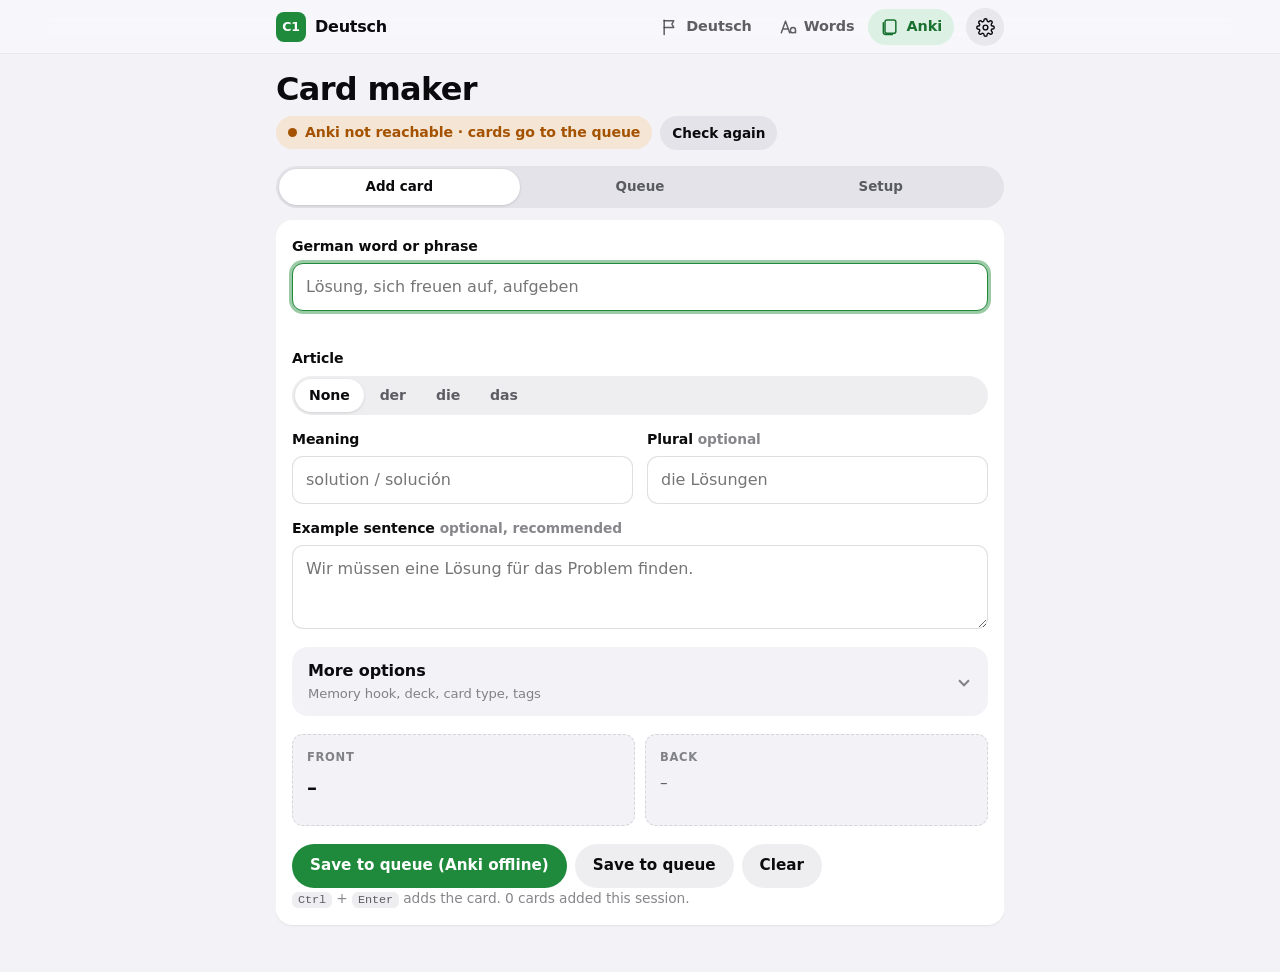
<file: anki.html>
<!DOCTYPE html>
<html lang="en">
<head>
    <meta charset="UTF-8">
    <meta name="viewport" content="width=device-width, initial-scale=1.0">
    <title>Anki Card Maker · Speedrun OS</title>
    <link rel="stylesheet" href="assets/style.css?v=20261108212831">
    <script src="assets/app.js?v=20261108212831"></script>
    <style>
        .status { display: inline-flex; align-items: center; gap: 8px; font-weight: 600; font-size: 0.88rem; padding: 6px 12px; border-radius: 999px; background: var(--surface-2); color: var(--text-2); }
        .status::before { content: ""; width: 9px; height: 9px; border-radius: 50%; background: var(--text-3); }
        .status[data-state="ok"] { background: var(--accent-soft); color: var(--accent-strong); }
        .status[data-state="ok"]::before { background: var(--accent); }
        .status[data-state="off"] { background: var(--warn-soft); color: var(--warn); }
        .status[data-state="off"]::before { background: var(--warn); }

        .article-pick .segmented label { min-width: 52px; text-align: center; }
        .guess { font-size: 0.84rem; color: var(--text-2); min-height: 1.3em; }
        .guess button { font: inherit; color: var(--accent-strong); background: none; border: none; padding: 0; cursor: pointer; text-decoration: underline; text-underline-offset: 3px; }

        .preview { display: grid; gap: 10px; grid-template-columns: 1fr; }
        @media (min-width: 640px) { .preview { grid-template-columns: 1fr 1fr; } }
        .flash { border: 1px dashed var(--border); border-radius: var(--radius-sm); padding: 14px; min-height: 92px; background: var(--bg); }
        .flash__side { font-size: 0.72rem; text-transform: uppercase; letter-spacing: 0.06em; color: var(--text-3); font-weight: 700; margin-bottom: 6px; }
        .flash__front { font-size: 1.25rem; font-weight: 700; }
        .flash__body { font-size: 0.95rem; color: var(--text-2); }
        .flash__body i { color: var(--text); }

        .queue-item { display: flex; gap: 10px; align-items: center; padding: 10px 0; border-bottom: 1px solid var(--border); }
        .queue-item:last-child { border-bottom: none; }
        .queue-item__main { flex: 1; min-width: 0; }
        .queue-item__front { font-weight: 650; }
        .queue-item__back { font-size: 0.86rem; color: var(--text-2); overflow: hidden; text-overflow: ellipsis; white-space: nowrap; }

        pre.code { font-family: var(--mono); font-size: 0.82rem; background: var(--surface-2); border-radius: var(--radius-sm); padding: 12px; overflow-x: auto; margin: 0; }
    </style>
</head>
<body>

<main class="page page--narrow" id="main">
    <div class="page-head">
        <h1>Card maker</h1>
        <div class="row" style="margin-top:8px">
            <span class="status" id="status" data-state="checking" role="status">Checking Anki…</span>
            <button class="btn btn--sm" type="button" id="recheck">Check again</button>
        </div>
    </div>

    <div class="tabset" id="anki-tabs">
        <div class="seg" aria-label="Card maker">
            <button class="seg__btn" data-for="k-add">Add card</button>
            <button class="seg__btn" data-for="k-queue">Queue <span id="queue-badge"></span></button>
            <button class="seg__btn" data-for="k-setup">Setup</button>
        </div>
        <div class="panels" style="margin-top:12px">
            <section class="tabpanel" id="k-add">
                <form class="card stack-lg" id="card-form" novalidate>
                    <div class="form-grid form-grid--2">
                        <div class="field span-2">
                            <label for="f-word">German word or phrase</label>
                            <input class="input" id="f-word" lang="de" autocomplete="off" autocapitalize="off" spellcheck="false" required placeholder="Lösung, sich freuen auf, aufgeben">
                            <div class="guess" id="guess" aria-live="polite"></div>
                        </div>
                        <div class="field article-pick span-2">
                            <span class="label" id="article-label">Article</span>
                            <div class="segmented" role="radiogroup" aria-labelledby="article-label">
                                <input type="radio" name="article" id="a-none" value="" checked><label for="a-none">None</label>
                                <input type="radio" name="article" id="a-der" value="der"><label for="a-der">der</label>
                                <input type="radio" name="article" id="a-die" value="die"><label for="a-die">die</label>
                                <input type="radio" name="article" id="a-das" value="das"><label for="a-das">das</label>
                            </div>
                        </div>
                        <div class="field">
                            <label for="f-meaning">Meaning</label>
                            <input class="input" id="f-meaning" autocomplete="off" required placeholder="solution / solución">
                        </div>
                        <div class="field">
                            <label for="f-plural">Plural <span class="subtle">optional</span></label>
                            <input class="input" id="f-plural" lang="de" autocomplete="off" placeholder="die Lösungen">
                        </div>
                        <div class="field span-2">
                            <label for="f-example">Example sentence <span class="subtle">optional, recommended</span></label>
                            <textarea class="textarea" id="f-example" lang="de" rows="2" placeholder="Wir müssen eine Lösung für das Problem finden."></textarea>
                        </div>
                    </div>

                    <details class="section" id="k-more" style="background:var(--surface-2);box-shadow:none">
                        <summary><span class="section__title">More options <small>Memory hook, deck, card type, tags</small></span></summary>
                        <div class="section__body">
                            <div class="form-grid form-grid--2">
                                <div class="field span-2">
                                    <label for="f-note">Memory hook or rule</label>
                                    <input class="input" id="f-note" autocomplete="off" placeholder="-ung is always die · lösen = to solve">
                                </div>
                                <div class="field">
                                    <label for="f-deck">Deck</label>
                                    <input class="input" id="f-deck" list="deck-list" autocomplete="off">
                                    <datalist id="deck-list"></datalist>
                                </div>
                                <div class="field">
                                    <label for="f-model">Card type</label>
                                    <select class="select" id="f-model">
                                        <option>Basic (and reversed card)</option>
                                        <option>Basic</option>
                                    </select>
                                </div>
                                <div class="field span-2">
                                    <label for="f-tags">Tags <span class="subtle">separated by spaces</span></label>
                                    <input class="input" id="f-tags" autocomplete="off">
                                </div>
                            </div>
                        </div>
                    </details>

                    <div class="preview">
                        <div class="flash"><div class="flash__side">Front</div><div class="flash__front" id="pv-front" lang="de">–</div></div>
                        <div class="flash"><div class="flash__side">Back</div><div class="flash__body" id="pv-back">–</div></div>
                    </div>

                    <div class="row">
                        <button class="btn btn--primary" type="submit" id="btn-add">Add to Anki</button>
                        <button class="btn" type="button" id="btn-queue">Save to queue</button>
                        <button class="btn" type="reset">Clear</button>
                    </div>
                    <p class="subtle" id="form-error" role="alert" style="margin:0"></p>
                    <p class="subtle" style="margin:0"><span class="kbd">Ctrl</span> + <span class="kbd">Enter</span> adds the card. <span id="added-count">0 cards</span> added this session.</p>
                    <div id="added-list" class="subtle" hidden></div>
                </form>
            </section>

            <section class="tabpanel" id="k-queue" hidden>
                <div class="card">
                    <h3 id="queue-count">0 cards waiting</h3>
                    <p class="subtle" id="queue-empty">Cards saved while Anki is closed, or on your phone, wait here. Sync them at your computer or export a CSV.</p>
                    <div id="queue-list"></div>
                    <div class="row" style="margin-top:10px">
                        <button class="btn btn--primary btn--sm" type="button" id="btn-sync">Sync all to Anki</button>
                        <button class="btn btn--sm" type="button" id="btn-csv">Export CSV</button>
                        <button class="btn btn--danger btn--sm" type="button" id="btn-clear">Empty queue</button>
                    </div>
                </div>
            </section>

            <section class="tabpanel" id="k-setup" hidden>
                <div class="card">
                    <h3>Connect to Anki desktop, once</h3>
                    <ol>
                        <li>In Anki desktop open <b>Tools, Add-ons, Get Add-ons</b>, paste <span class="kbd">2055492159</span> (AnkiConnect) and restart Anki.</li>
                        <li>Open <b>Tools, Add-ons, AnkiConnect, Config</b> and add this site to <code>webCorsOriginList</code>:</li>
                    </ol>
                    <pre class="code">"webCorsOriginList": [
    "http://localhost",
    "https://reboufv.github.io"
]</pre>
                    <ol start="3">
                        <li>Restart Anki and keep it open. If the browser asks to access devices on your local network, allow it.</li>
                        <li>The status at the top turns green.</li>
                    </ol>
                    <p class="subtle" style="margin:0">Works in Chrome, Edge and Firefox on the computer that runs Anki; Safari blocks it. On your phone, save to the queue and export a CSV, then import it in Anki with "Allow HTML" on.</p>
                </div>
            </section>
        </div>
    </div>
</main>

<script>
(function () {
    var ANKI_URL = "http://127.0.0.1:8765";
    var store = window.SpeedrunStore;
    var $ = function (id) { return document.getElementById(id); };

    var form = $("card-form");
    var f = {
        word: $("f-word"), plural: $("f-plural"), meaning: $("f-meaning"), example: $("f-example"),
        note: $("f-note"), deck: $("f-deck"), model: $("f-model"), tags: $("f-tags")
    };
    f.deck.value = store("anki:deck") || "German B2 Speedrun";
    f.tags.value = store("anki:tags") || "speedrun";
    if (store("anki:model")) f.model.value = store("anki:model");

    var connected = false;

    // ---------- AnkiConnect ----------
    function anki(action, params) {
        var ctrl = new AbortController();
        var timer = setTimeout(function () { ctrl.abort(); }, 4000);
        return fetch(ANKI_URL, {
            method: "POST",
            body: JSON.stringify({ action: action, version: 6, params: params || {} }),
            signal: ctrl.signal
        }).then(function (r) { return r.json(); }).then(function (res) {
            clearTimeout(timer);
            if (res.error) throw new Error(res.error);
            return res.result;
        }, function (e) { clearTimeout(timer); throw e; });
    }

    function setStatus(state, text) {
        var s = $("status");
        s.dataset.state = state;
        s.textContent = text;
        connected = state === "ok";
        $("btn-add").textContent = connected ? "Add to Anki" : "Save to queue (Anki offline)";
        $("btn-sync").disabled = !connected || queue.length === 0;
    }

    function checkConnection() {
        setStatus("checking", "Checking Anki…");
        anki("version").then(function () {
            setStatus("ok", "Connected to Anki");
            anki("deckNames").then(function (decks) {
                $("deck-list").innerHTML = decks.map(function (d) { return "<option value=\"" + esc(d) + "\">"; }).join("");
            }).catch(function () {});
            anki("modelNames").then(function (models) {
                var cur = f.model.value;
                f.model.innerHTML = models.map(function (m) { return "<option>" + esc(m) + "</option>"; }).join("");
                var pref = models.indexOf(cur) !== -1 ? cur : (models.indexOf("Basic (and reversed card)") !== -1 ? "Basic (and reversed card)" : models[0]);
                f.model.value = pref;
            }).catch(function () {});
        }).catch(function () {
            setStatus("off", "Anki not reachable · cards go to the queue");
        });
    }
    $("recheck").addEventListener("click", checkConnection);

    // ---------- Gender guess from suffix ----------
    var RULES = [
        [/(ung|heit|keit|schaft|ion|tät|ik|ie|enz|anz|ur)$/i, "die"],
        [/(chen|lein|ment|um|nis)$/i, "das"],
        [/(ling|ismus|or|ich|ig)$/i, "der"]
    ];
    function guessArticle(word) {
        var w = word.trim();
        if (!w || /\s/.test(w) || w[0] !== w[0].toUpperCase() || w[0] === w[0].toLowerCase()) return null;
        for (var i = 0; i < RULES.length; i++) {
            var m = w.match(RULES[i][0]);
            if (m) return { article: RULES[i][1], suffix: "-" + m[1] };
        }
        return null;
    }
    function updateGuess() {
        var g = guessArticle(f.word.value);
        var box = $("guess");
        box.innerHTML = "";
        if (!g) return;
        var chosen = document.querySelector("input[name=article]:checked").value;
        box.append("Suffix " + g.suffix + " → usually ");
        if (chosen === g.article) {
            var b = document.createElement("b"); b.textContent = g.article; box.append(b, " ✓");
        } else {
            var btn = document.createElement("button");
            btn.type = "button"; btn.textContent = g.article;
            btn.addEventListener("click", function () { $("a-" + g.article).checked = true; updateGuess(); render(); });
            box.append(btn);
        }
    }

    // ---------- Card building ----------
    function esc(s) {
        return String(s).replace(/[&<>"']/g, function (c) { return { "&": "&amp;", "<": "&lt;", ">": "&gt;", '"': "&quot;", "'": "&#39;" }[c]; });
    }
    function article() { return document.querySelector("input[name=article]:checked").value; }

    function buildCard() {
        var word = f.word.value.trim();
        var art = article();
        var front = (art ? art + " " : "") + word;
        var plural = f.plural.value.trim();
        if (plural) front += " · " + plural;
        var back = esc(f.meaning.value.trim());
        if (f.example.value.trim()) back += "<br><br><i>" + esc(f.example.value.trim()) + "</i>";
        if (f.note.value.trim()) back += "<br><br><small>" + esc(f.note.value.trim()) + "</small>";
        return {
            front: esc(front), back: back,
            deck: f.deck.value.trim() || "Default",
            model: f.model.value,
            tags: f.tags.value.trim().split(/\s+/).filter(Boolean),
            created: Date.now()
        };
    }

    function render() {
        var c = buildCard();
        $("pv-front").innerHTML = f.word.value.trim() ? c.front : "–";
        $("pv-back").innerHTML = f.meaning.value.trim() ? c.back : "–";
    }

    function validate() {
        var msg = "";
        if (!f.word.value.trim()) msg = "Add the German word.";
        else if (!f.meaning.value.trim()) msg = "Add the meaning.";
        $("form-error").textContent = msg;
        if (msg) (f.word.value.trim() ? f.meaning : f.word).focus();
        return !msg;
    }

    function noteFor(c) {
        return {
            deckName: c.deck, modelName: c.model,
            fields: { Front: c.front, Back: c.back },
            tags: c.tags,
            options: { allowDuplicate: false, duplicateScope: "deck" }
        };
    }

    function addToAnki(c) {
        return anki("createDeck", { deck: c.deck }).then(function () {
            return anki("addNote", { note: noteFor(c) });
        });
    }

    // ---------- Queue ----------
    var queue = [];
    try { queue = JSON.parse(store("anki:queue") || "[]"); } catch (e) { queue = []; }
    var added = [];

    function saveQueue() { store("anki:queue", JSON.stringify(queue)); renderQueue(); }

    function renderQueue() {
        $("queue-count").textContent = queue.length + (queue.length === 1 ? " card waiting" : " cards waiting");
        $("queue-badge").textContent = queue.length ? "· " + queue.length : "";
        $("queue-empty").hidden = queue.length > 0;
        var list = $("queue-list");
        list.innerHTML = "";
        queue.forEach(function (c, i) {
            var row = document.createElement("div");
            row.className = "queue-item";
            row.innerHTML = '<div class="queue-item__main"><div class="queue-item__front" lang="de">' + c.front + '</div><div class="queue-item__back">' + c.back.replace(/<[^>]+>/g, " ") + "</div></div>";
            var del = document.createElement("button");
            del.type = "button"; del.className = "btn btn--sm btn--danger"; del.textContent = "Remove";
            del.setAttribute("aria-label", "Remove " + c.front.replace(/<[^>]+>/g, "") + " from queue");
            del.addEventListener("click", function () { queue.splice(i, 1); saveQueue(); });
            row.appendChild(del);
            list.appendChild(row);
        });
        $("btn-sync").disabled = !connected || queue.length === 0;
        $("btn-csv").disabled = queue.length === 0;
        $("btn-clear").disabled = queue.length === 0;
    }

    function renderAdded() {
        $("added-count").textContent = added.length + (added.length === 1 ? " card" : " cards");
        $("added-list").hidden = !added.length;
        $("added-list").innerHTML = added.length ? added.map(function (c) { return '<span lang="de">' + c.front + "</span>"; }).join(", ") : "";
    }

    function enqueue(c, reason) {
        queue.push(c); saveQueue();
        toast(reason || "Saved to queue");
    }

    function afterSave() {
        store("anki:deck", f.deck.value.trim());
        store("anki:tags", f.tags.value.trim());
        store("anki:model", f.model.value);
        var deck = f.deck.value, tags = f.tags.value, model = f.model.value;
        form.reset();
        f.deck.value = deck; f.tags.value = tags; f.model.value = model;
        $("guess").innerHTML = "";
        render();
        f.word.focus();
    }

    function submit(toQueueOnly) {
        if (!validate()) return;
        var c = buildCard();
        if (toQueueOnly || !connected) { enqueue(c); afterSave(); return; }
        $("btn-add").disabled = true;
        addToAnki(c).then(function () {
            added.unshift(c); renderAdded();
            toast("Added to " + c.deck);
            afterSave();
        }).catch(function (e) {
            if (/duplicate/i.test(e.message)) {
                $("form-error").textContent = "That card already exists in this deck. Nothing was added.";
            } else {
                enqueue(c, "Anki didn't answer, saved to queue");
                afterSave();
                checkConnection();
            }
        }).then(function () { $("btn-add").disabled = false; });
    }

    form.addEventListener("submit", function (e) { e.preventDefault(); submit(false); });
    $("btn-queue").addEventListener("click", function () { submit(true); });
    form.addEventListener("reset", function () { setTimeout(function () { $("guess").innerHTML = ""; $("form-error").textContent = ""; render(); }, 0); });
    form.addEventListener("keydown", function (e) {
        if ((e.ctrlKey || e.metaKey) && e.key === "Enter") { e.preventDefault(); submit(false); }
    });
    form.addEventListener("input", function (e) {
        if (e.target === f.word) updateGuess();
        render();
    });
    form.addEventListener("change", function () { updateGuess(); render(); });

    $("btn-sync").addEventListener("click", function () {
        var btn = this; btn.disabled = true;
        var ok = 0, dup = 0, failed = [];
        var chain = Promise.resolve();
        queue.slice().forEach(function (c) {
            chain = chain.then(function () {
                return addToAnki(c).then(function () { ok++; added.unshift(c); }, function (e) {
                    if (/duplicate/i.test(e.message)) dup++; else failed.push(c);
                });
            });
        });
        chain.then(function () {
            queue = failed; saveQueue(); renderAdded();
            toast(ok + " added" + (dup ? ", " + dup + " duplicates skipped" : "") + (failed.length ? ", " + failed.length + " failed" : ""));
        });
    });

    $("btn-csv").addEventListener("click", function () {
        var q = function (s) { return '"' + String(s).replace(/"/g, '""') + '"'; };
        var lines = ["#separator:comma", "#html:true", "#columns:Front,Back,Tags"].concat(queue.map(function (c) {
            return [q(c.front), q(c.back), q(c.tags.join(" "))].join(",");
        }));
        var blob = new Blob([lines.join("\n")], { type: "text/csv;charset=utf-8" });
        var a = document.createElement("a");
        a.href = URL.createObjectURL(blob);
        a.download = "anki-queue-" + new Date().toISOString().slice(0, 10) + ".csv";
        document.body.appendChild(a); a.click(); a.remove();
        setTimeout(function () { URL.revokeObjectURL(a.href); }, 1000);
    });

    $("btn-clear").addEventListener("click", function () {
        if (confirm("Delete all " + queue.length + " queued cards? This can't be undone.")) { queue = []; saveQueue(); }
    });

    renderQueue();
    renderAdded();
    render();
    checkConnection();
    f.word.focus();
})();
</script>

</body>
</html>
</file>
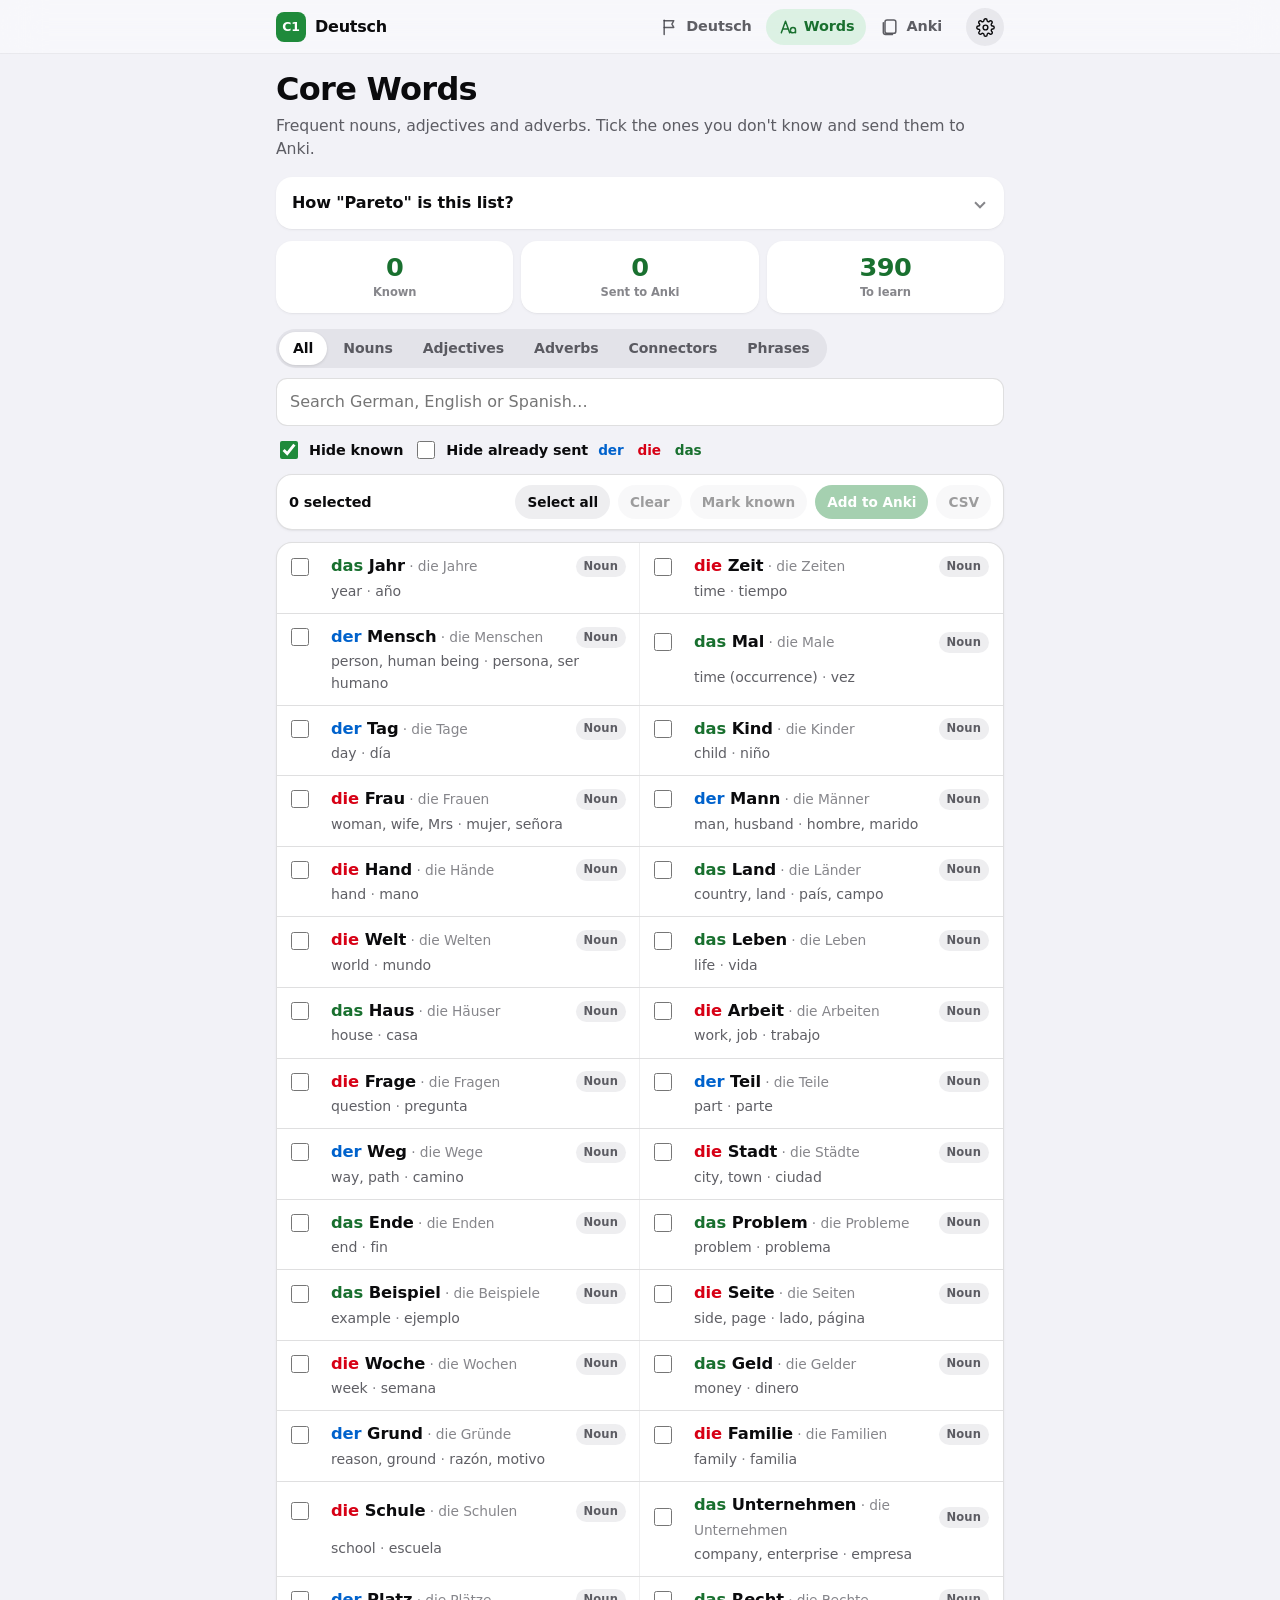
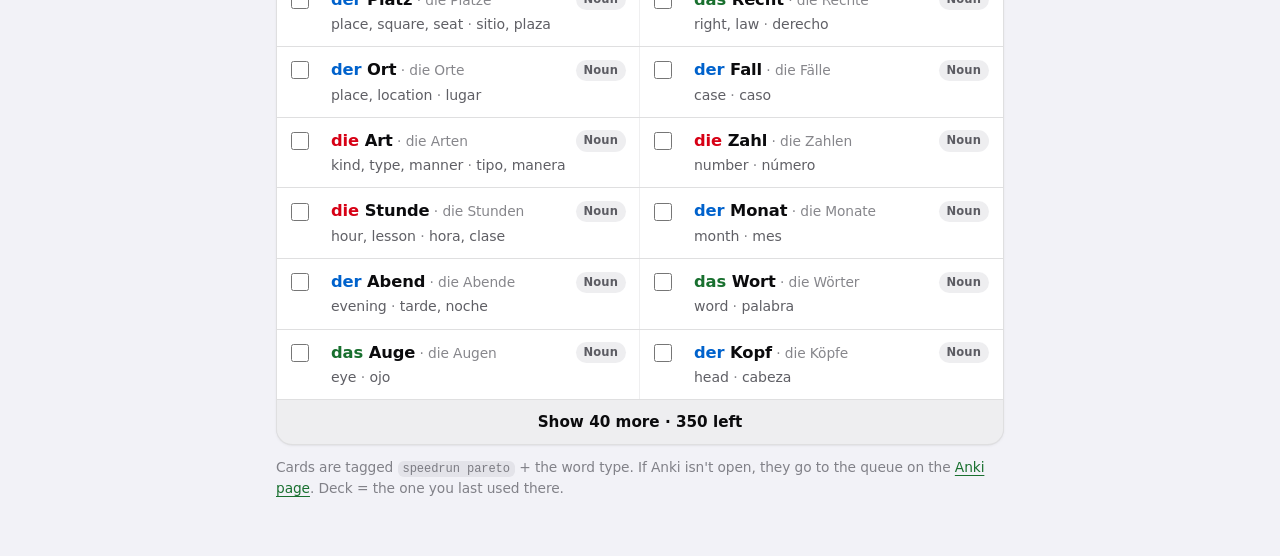
<file: words.html>
<!DOCTYPE html>
<html lang="en">
<head>
    <meta charset="UTF-8">
    <meta name="viewport" content="width=device-width, initial-scale=1.0">
    <title>Core Words · Speedrun OS</title>
    <link rel="stylesheet" href="assets/style.css?v=20261108212831">
    <script src="assets/app.js?v=20261108212831"></script>
    <script src="assets/words.js?v=20261108212831"></script>
    <style>
        .toolbar { display: flex; flex-wrap: wrap; gap: 10px; align-items: center; margin-bottom: 12px; }
        .toolbar .input { flex: 1 1 220px; }
        .check { display: inline-flex; align-items: center; gap: 8px; font-size: 0.9rem; font-weight: 550; cursor: pointer; }
        .check input { width: 18px; height: 18px; accent-color: var(--accent); }

        .bulkbar {
            position: sticky; top: 61px; z-index: 10;
            display: flex; flex-wrap: wrap; gap: 8px; align-items: center;
            background: var(--surface); border: 1px solid var(--border); border-radius: var(--radius);
            padding: 10px 12px; margin-bottom: 12px; box-shadow: var(--shadow);
        }
        .bulkbar__count { font-weight: 650; font-size: 0.9rem; margin-right: auto; }

        .wordlist { background: var(--surface); border: 1px solid var(--border); border-radius: var(--radius); overflow: hidden; box-shadow: var(--shadow); }
        .w { display: grid; grid-template-columns: 28px 1fr auto; gap: 4px 12px; align-items: center; padding: 11px 14px; border-bottom: 1px solid var(--border); cursor: pointer; }
        .w:last-child { border-bottom: none; }
        .w:hover { background: var(--surface-2); }
        .w input { width: 18px; height: 18px; accent-color: var(--accent); margin: 0; }
        .w__de { font-weight: 650; font-size: 1.02rem; }
        .w__pl { font-weight: 450; color: var(--text-3); font-size: 0.86rem; }
        .w__mean { grid-column: 2 / 4; font-size: 0.88rem; color: var(--text-2); margin-top: -2px; }
        .w__mean span + span::before { content: " · "; color: var(--text-3); }
        .w__tags { display: flex; gap: 6px; }
        .w.is-known { opacity: 0.5; }
        .art-der { color: var(--info); } .art-die { color: var(--danger); } .art-das { color: var(--accent-strong); }
        .art-legend { display: flex; gap: 14px; flex-wrap: wrap; font-size: 0.85rem; font-weight: 600; }
        @media (min-width: 900px) {
            .wordlist { display: grid; grid-template-columns: 1fr 1fr; }
            .w:nth-child(odd) { box-shadow: inset -0.5px 0 0 var(--border); }
            .wordlist > .btn, .wordlist > .empty { grid-column: 1 / -1; }
        }
        .empty { padding: 24px; text-align: center; color: var(--text-3); }
        .known-btn { font: inherit; font-size: 0.78rem; font-weight: 600; background: none; border: 1px solid var(--border); color: var(--text-2); border-radius: 999px; padding: 4px 10px; cursor: pointer; min-height: 30px; }
        .known-btn[aria-pressed="true"] { background: var(--accent-soft); color: var(--accent-strong); border-color: transparent; }
    </style>
</head>
<body>

<main class="page page--narrow" id="main">
    <div class="page-head">
        <h1>Core Words</h1>
        <p class="lede">Frequent nouns, adjectives and adverbs. Tick the ones you don't know and send them to Anki.</p>
    </div>

    <details class="section" id="w-why" style="margin-bottom:12px">
        <summary><span class="section__title">How "Pareto" is this list?</span></summary>
        <div class="section__body"><p>In German, the ~1,000 most frequent words cover roughly 75–80% of everyday text, but a big share of that comes from small function words (der, und, ist, nicht…) that you already know. This list is the content-word part of that core: <b id="total-count">–</b> nouns, adjectives and adverbs. Learn these plus the verbs from your grammar units and you have the backbone of B1–B2 texts.</p></div>
    </details>

    <div class="stats" style="margin-bottom:16px">
        <div class="stat"><div class="stat__value" id="st-known">0</div><div class="stat__label">Known</div></div>
        <div class="stat"><div class="stat__value" id="st-sent">0</div><div class="stat__label">Sent to Anki</div></div>
        <div class="stat"><div class="stat__value" id="st-left">0</div><div class="stat__label">To learn</div></div>
    </div>

    <div class="toolbar">
        <div class="segmented" role="radiogroup" aria-label="Word type">
            <input type="radio" name="type" id="t-all" value="all" checked><label for="t-all">All</label>
            <input type="radio" name="type" id="t-noun" value="noun"><label for="t-noun">Nouns</label>
            <input type="radio" name="type" id="t-adj" value="adj"><label for="t-adj">Adjectives</label>
            <input type="radio" name="type" id="t-adv" value="adv"><label for="t-adv">Adverbs</label>
            <input type="radio" name="type" id="t-conn" value="conn"><label for="t-conn">Connectors</label>
            <input type="radio" name="type" id="t-phr" value="phr"><label for="t-phr">Phrases</label>
        </div>
        <input class="input" type="search" id="search" placeholder="Search German, English or Spanish…" aria-label="Search words">
    </div>
    <div class="toolbar">
        <label class="check"><input type="checkbox" id="hide-known" checked> Hide known</label>
        <label class="check"><input type="checkbox" id="hide-sent"> Hide already sent</label>
        <span class="art-legend" aria-label="Article colours"><span class="art-der">der</span><span class="art-die">die</span><span class="art-das">das</span></span>
    </div>

    <div class="bulkbar" role="region" aria-label="Selection actions">
        <span class="bulkbar__count" id="sel-count" aria-live="polite">0 selected</span>
        <button class="btn btn--sm" type="button" id="sel-all">Select all</button>
        <button class="btn btn--sm" type="button" id="sel-none">Clear</button>
        <button class="btn btn--sm" type="button" id="mark-known" title="Marks selected words as known (or unmarks them if they all are)">Mark known</button>
        <button class="btn btn--sm btn--primary" type="button" id="send">Add to Anki</button>
        <button class="btn btn--sm" type="button" id="csv">CSV</button>
    </div>

    <div class="wordlist" id="list" role="list"></div>
    <p class="subtle" style="margin-top:12px">Cards are tagged <code>speedrun pareto</code> + the word type. If Anki isn't open, they go to the queue on the <a href="anki.html">Anki page</a>. Deck = the one you last used there.</p>
</main>

<script>
(function () {
    var store = window.SpeedrunStore;
    var $ = function (id) { return document.getElementById(id); };
    var TYPE_LABEL = { noun: "Noun", adj: "Adj", adv: "Adv", conn: "Connector", phr: "Phrase" };

    var words = [];
    Object.keys(window.PARETO_WORDS).forEach(function (type) {
        window.PARETO_WORDS[type].forEach(function (line, i) {
            var p = line.split("|");
            words.push({ id: type + ":" + p[0], type: type, rank: i + 1, de: p[0], art: p[1], pl: p[2], en: p[3], es: p[4] });
        });
    });
    $("total-count").textContent = words.length;

    function loadSet(key) { try { return new Set(JSON.parse(store(key) || "[]")); } catch (e) { return new Set(); } }
    function saveSet(key, set) { store(key, JSON.stringify(Array.from(set))); }
    var known = loadSet("words:known"), sent = loadSet("words:sent"), selected = new Set();

    function esc(s) {
        return String(s).replace(/[&<>"']/g, function (c) { return { "&": "&amp;", "<": "&lt;", ">": "&gt;", '"': "&quot;", "'": "&#39;" }[c]; });
    }

    function filtered() {
        var type = document.querySelector("input[name=type]:checked").value;
        var q = $("search").value.trim().toLowerCase();
        return words.filter(function (w) {
            if (type !== "all" && w.type !== type) return false;
            if ($("hide-known").checked && known.has(w.id)) return false;
            if ($("hide-sent").checked && sent.has(w.id)) return false;
            if (q && (w.de + " " + w.en + " " + w.es).toLowerCase().indexOf(q) === -1) return false;
            return true;
        });
    }

    var limit = 40;
    function render() {
        var list = $("list"), all = filtered(), shown = all.slice(0, limit);
        list.innerHTML = "";
        if (!shown.length) { list.innerHTML = '<div class="empty">No words match. Try another filter.</div>'; }
        shown.forEach(function (w) {
            var row = document.createElement("label");
            row.className = "w" + (known.has(w.id) ? " is-known" : "");
            row.setAttribute("role", "listitem");
            var pl = w.pl && w.pl !== "–" ? '<span class="w__pl"> · die ' + esc(w.pl) + "</span>" : (w.pl === "–" ? '<span class="w__pl"> · no plural</span>' : "");
            var art = w.art ? '<span class="art-' + w.art + '">' + w.art + "</span> " : "";
            row.innerHTML =
                '<input type="checkbox" aria-label="Select ' + esc(w.de) + '"' + (selected.has(w.id) ? " checked" : "") + ">" +
                '<span><span class="w__de" lang="de">' + art + esc(w.de) + "</span>" + pl + "</span>" +
                '<span class="w__tags">' + (sent.has(w.id) ? '<span class="badge badge--ok">In Anki</span>' : "") + '<span class="badge">' + TYPE_LABEL[w.type] + "</span></span>" +
                '<span class="w__mean"><span>' + esc(w.en) + '</span><span lang="es">' + esc(w.es) + "</span></span>";
            row.querySelector("input").addEventListener("change", function (e) {
                if (e.target.checked) selected.add(w.id); else selected.delete(w.id);
                updateCounts();
            });
            list.appendChild(row);
        });
        if (all.length > shown.length) {
            var more = document.createElement("button");
            more.type = "button"; more.className = "btn btn--block"; more.style.borderRadius = "0";
            more.textContent = "Show " + Math.min(40, all.length - shown.length) + " more · " + (all.length - shown.length) + " left";
            more.addEventListener("click", function () { limit += 40; render(); });
            list.appendChild(more);
        }
        updateCounts();
    }

    function updateCounts() {
        $("sel-count").textContent = selected.size + " selected";
        ["send", "csv", "mark-known", "sel-none"].forEach(function (id) { $(id).disabled = selected.size === 0; });
        $("st-known").textContent = known.size;
        $("st-sent").textContent = sent.size;
        $("st-left").textContent = words.filter(function (w) { return !known.has(w.id) && !sent.has(w.id); }).length;
    }

    function selectedWords() { return words.filter(function (w) { return selected.has(w.id); }); }

    function toCard(w) {
        var front = (w.art ? w.art + " " : "") + w.de;
        if (w.pl && w.pl !== "–") front += " · die " + w.pl;
        return {
            front: esc(front),
            back: esc(w.en) + "<br>" + esc(w.es),
            deck: store("anki:deck") || "German B2 Speedrun",
            model: store("anki:model") || "Basic (and reversed card)",
            tags: ["speedrun", "pareto", w.type],
            created: Date.now()
        };
    }

    function anki(action, params) {
        var ctrl = new AbortController();
        var timer = setTimeout(function () { ctrl.abort(); }, 4000);
        return fetch("http://127.0.0.1:8765", {
            method: "POST", body: JSON.stringify({ action: action, version: 6, params: params || {} }), signal: ctrl.signal
        }).then(function (r) { return r.json(); }).then(function (res) {
            clearTimeout(timer);
            if (res.error) throw new Error(res.error);
            return res.result;
        }, function (e) { clearTimeout(timer); throw e; });
    }

    function enqueue(cards) {
        var q = [];
        try { q = JSON.parse(store("anki:queue") || "[]"); } catch (e) {}
        store("anki:queue", JSON.stringify(q.concat(cards)));
    }

    function finish(ws) {
        ws.forEach(function (w) { sent.add(w.id); });
        saveSet("words:sent", sent);
        selected.clear();
        render();
    }

    $("send").addEventListener("click", function () {
        var ws = selectedWords(), cards = ws.map(toCard), btn = this;
        btn.disabled = true;
        var ok = 0, dup = 0;
        anki("version").then(function () {
            return anki("createDeck", { deck: cards[0].deck });
        }).then(function () {
            // One by one so a duplicate doesn't block the rest
            var chain = Promise.resolve();
            cards.forEach(function (c) {
                chain = chain.then(function () {
                    return anki("addNote", { note: { deckName: c.deck, modelName: c.model, fields: { Front: c.front, Back: c.back }, tags: c.tags, options: { allowDuplicate: false, duplicateScope: "deck" } } })
                        .then(function () { ok++; }, function (e) { if (/duplicate/i.test(e.message)) dup++; else throw e; });
                });
            });
            return chain;
        }).then(function () {
            toast(ok + " added to Anki" + (dup ? ", " + dup + " already existed" : ""));
            finish(ws);
        }, function () {
            if (ok || dup) { toast("Anki stopped answering after " + ok + " cards. Try again."); finish(ws.slice(0, ok + dup)); btn.disabled = false; return; }
            enqueue(cards);
            toast("Anki not reachable · " + cards.length + " saved to the queue");
            finish(ws);
        });
    });

    $("csv").addEventListener("click", function () {
        var q = function (s) { return '"' + String(s).replace(/"/g, '""') + '"'; };
        var lines = ["#separator:comma", "#html:true", "#columns:Front,Back,Tags"].concat(selectedWords().map(toCard).map(function (c) {
            return [q(c.front), q(c.back), q(c.tags.join(" "))].join(",");
        }));
        var a = document.createElement("a");
        a.href = URL.createObjectURL(new Blob([lines.join("\n")], { type: "text/csv;charset=utf-8" }));
        a.download = "core-words-" + new Date().toISOString().slice(0, 10) + ".csv";
        document.body.appendChild(a); a.click(); a.remove();
        setTimeout(function () { URL.revokeObjectURL(a.href); }, 1000);
    });

    $("mark-known").addEventListener("click", function () {
        var ws = selectedWords();
        var allKnown = ws.every(function (w) { return known.has(w.id); });
        ws.forEach(function (w) { if (allKnown) known.delete(w.id); else known.add(w.id); });
        saveSet("words:known", known);
        toast(ws.length + (allKnown ? " unmarked" : " marked as known"));
        selected.clear();
        render();
    });
    $("sel-all").addEventListener("click", function () { filtered().forEach(function (w) { selected.add(w.id); }); render(); });
    $("sel-none").addEventListener("click", function () { selected.clear(); render(); });

    document.querySelectorAll("input[name=type]").forEach(function (r) { r.addEventListener("change", function () { limit = 40; render(); }); });
    $("search").addEventListener("input", function () { limit = 40; render(); });
    $("hide-known").addEventListener("change", render);
    $("hide-sent").addEventListener("change", render);

    render();
})();
</script>

</body>
</html>
</file>
<file: assets/style.css>
/* ==========================================================
   Speedrun OS · design system
   System font, translucent chrome, press feedback on pointer-down,
   segmented tabs with a sliding pill, sheets. Light + dark.
   ========================================================== */

:root {
    --font: system-ui, -apple-system, "SF Pro Text", "Segoe UI Variable Text", "Segoe UI", Roboto, Helvetica, Arial, sans-serif;
    --mono: ui-monospace, "SF Mono", "Cascadia Code", Consolas, monospace;

    --bg: #f2f2f7;
    --surface: #ffffff;
    --surface-2: #f2f2f7;
    --fill: rgba(118, 118, 128, 0.12);
    --border: rgba(60, 60, 67, 0.16);
    --text: #0b0b0d;
    --text-2: rgba(60, 60, 67, 0.82);
    --text-3: rgba(60, 60, 67, 0.62);

    --accent: #1f8a3b;
    --accent-strong: #19702f;
    --accent-soft: rgba(52, 199, 89, 0.14);
    --on-accent: #ffffff;

    --danger: #d70015;   --danger-soft: rgba(255, 59, 48, 0.12);
    --warn: #a45200;     --warn-soft: rgba(255, 149, 0, 0.14);
    --info: #0062cc;     --info-soft: rgba(0, 122, 255, 0.11);
    --purple: #8944ab;   --purple-soft: rgba(175, 82, 222, 0.12);

    --chrome: rgba(249, 249, 251, 0.78);
    --chrome-edge: rgba(255, 255, 255, 0.6);
    --scrim: rgba(0, 0, 0, 0.32);

    --radius: 16px;
    --radius-sm: 11px;
    --shadow: 0 0.5px 0 rgba(0, 0, 0, 0.04), 0 1px 3px rgba(0, 0, 0, 0.05);
    --shadow-lg: 0 10px 40px rgba(0, 0, 0, 0.18);
    --focus: 0 0 0 3px color-mix(in srgb, var(--accent) 45%, transparent);

    /* iOS-like ease for UI transitions that aren't finger-driven */
    --ease: cubic-bezier(0.32, 0.72, 0, 1);
    --nav-h: 58px;
    color-scheme: light;
}

@media (prefers-color-scheme: dark) {
    :root:not([data-theme="light"]) {
        --bg: #000000;
        --surface: #1c1c1e;
        --surface-2: #2c2c2e;
        --fill: rgba(118, 118, 128, 0.24);
        --border: rgba(84, 84, 88, 0.6);
        --text: #f5f5f7;
        --text-2: rgba(235, 235, 245, 0.78);
        --text-3: rgba(235, 235, 245, 0.56);
        --accent: #30d158;
        --accent-strong: #4ade75;
        --accent-soft: rgba(48, 209, 88, 0.16);
        --on-accent: #00230b;
        --danger: #ff6961;   --danger-soft: rgba(255, 69, 58, 0.18);
        --warn: #ffb340;     --warn-soft: rgba(255, 159, 10, 0.18);
        --info: #5eb1ff;     --info-soft: rgba(10, 132, 255, 0.2);
        --purple: #da8fff;   --purple-soft: rgba(191, 90, 242, 0.2);
        --chrome: rgba(22, 22, 24, 0.72);
        --chrome-edge: rgba(255, 255, 255, 0.08);
        --scrim: rgba(0, 0, 0, 0.55);
        --shadow: none;
        --shadow-lg: 0 10px 40px rgba(0, 0, 0, 0.6);
        color-scheme: dark;
    }
}
:root[data-theme="dark"] {
    --bg: #000000;
    --surface: #1c1c1e;
    --surface-2: #2c2c2e;
    --fill: rgba(118, 118, 128, 0.24);
    --border: rgba(84, 84, 88, 0.6);
    --text: #f5f5f7;
    --text-2: rgba(235, 235, 245, 0.78);
    --text-3: rgba(235, 235, 245, 0.56);
    --accent: #30d158;
    --accent-strong: #4ade75;
    --accent-soft: rgba(48, 209, 88, 0.16);
    --on-accent: #00230b;
    --danger: #ff6961;   --danger-soft: rgba(255, 69, 58, 0.18);
    --warn: #ffb340;     --warn-soft: rgba(255, 159, 10, 0.18);
    --info: #5eb1ff;     --info-soft: rgba(10, 132, 255, 0.2);
    --purple: #da8fff;   --purple-soft: rgba(191, 90, 242, 0.2);
    --chrome: rgba(22, 22, 24, 0.72);
    --chrome-edge: rgba(255, 255, 255, 0.08);
    --scrim: rgba(0, 0, 0, 0.55);
    --shadow: none;
    --shadow-lg: 0 10px 40px rgba(0, 0, 0, 0.6);
    color-scheme: dark;
}

/* ---------- Base ---------- */
*, *::before, *::after { box-sizing: border-box; }
[hidden] { display: none !important; }
html { -webkit-text-size-adjust: 100%; -webkit-tap-highlight-color: transparent; }
body {
    margin: 0;
    font: 100%/1.5 var(--font);
    font-size: 1rem;
    letter-spacing: -0.006em;
    background: var(--bg);
    color: var(--text);
    padding-bottom: calc(var(--nav-h) + env(safe-area-inset-bottom) + 20px);
    transition: background-color 0.3s ease, color 0.3s ease;
}
@media (min-width: 900px) { body { padding-bottom: 48px; } }

a { color: var(--accent-strong); text-underline-offset: 3px; text-decoration-thickness: 1px; }
b, strong { font-weight: 600; }
h1, h2, h3, h4 { margin: 0; font-weight: 700; }
h1 { font-size: 1.75rem; line-height: 1.12; letter-spacing: -0.022em; }
h2 { font-size: 1.12rem; line-height: 1.25; letter-spacing: -0.014em; }
h3 { font-size: 1rem; line-height: 1.3; letter-spacing: -0.01em; }
p { margin: 0 0 0.7em; }
ul, ol { margin: 0.25em 0 0.5em; padding-left: 1.25em; }
li { margin-bottom: 0.3em; }
small { color: var(--text-3); }
code { font-family: var(--mono); font-size: 0.88em; background: var(--fill); padding: 1px 5px; border-radius: 6px; }

:focus-visible { outline: none; box-shadow: var(--focus); border-radius: 8px; }

.skip-link {
    position: absolute; left: 12px; top: -48px; z-index: 100;
    background: var(--accent); color: var(--on-accent);
    padding: 10px 14px; border-radius: var(--radius-sm); font-weight: 600; text-decoration: none;
}
.skip-link:focus { top: 12px; }
.sr-only { position: absolute; width: 1px; height: 1px; overflow: hidden; clip: rect(0 0 0 0); white-space: nowrap; }

/* Press feedback lives on pointer-down and is instant */
.btn, .tile, .seg__btn, .chip, .wday, .opt, .log-btn, .icon-btn, .bottom-tabs a, .tabs a, .week__nav, .row-btn, .sheet-row {
    transition: transform 0.1s ease-out, background-color 0.15s ease, color 0.15s ease, border-color 0.15s ease, opacity 0.15s ease;
}
.btn:active, .tile:active, .chip:active, .wday:active, .opt:active, .log-btn:active, .icon-btn:active,
.bottom-tabs a:active, .tabs a:active, .week__nav:active, .row-btn:active, .sheet-row:active { transform: scale(0.97); }
.seg__btn:active { transform: scale(0.95); }

/* ---------- Translucent chrome ---------- */
.appbar {
    position: sticky; top: 0; z-index: 20;
    background: var(--chrome);
    -webkit-backdrop-filter: blur(20px) saturate(180%);
    backdrop-filter: blur(20px) saturate(180%);
    box-shadow: inset 0 -0.5px 0 var(--border);
}
.appbar__inner { max-width: 1120px; margin: 0 auto; padding: 8px 16px; display: flex; align-items: center; gap: 12px; min-height: 52px; }
.brand { display: flex; align-items: center; gap: 9px; text-decoration: none; color: var(--text); font-weight: 700; letter-spacing: -0.015em; }
.brand:hover { color: var(--text); }
.brand__mark { width: 30px; height: 30px; border-radius: 8px; display: grid; place-items: center; background: var(--accent); color: var(--on-accent); font-size: 0.78rem; font-weight: 800; }
.appbar__spacer { flex: 1; }

.tabs { display: flex; gap: 2px; }
.tabs a { display: flex; align-items: center; gap: 6px; padding: 7px 12px; border-radius: 999px; color: var(--text-2); text-decoration: none; font-weight: 550; font-size: 0.9rem; }
.tabs a:hover { background: var(--fill); color: var(--text); }
.tabs a[aria-current="page"] { background: var(--accent-soft); color: var(--accent-strong); }
.tabs__icon { width: 20px; height: 20px; display: inline-grid; place-items: center; }
.tabs__icon svg { width: 100%; height: 100%; }

@media (max-width: 899px) {
    .appbar .tabs { display: none; }
    .bottom-tabs {
        position: fixed; left: 0; right: 0; bottom: 0; z-index: 30;
        background: var(--chrome);
        -webkit-backdrop-filter: blur(20px) saturate(180%);
        backdrop-filter: blur(20px) saturate(180%);
        box-shadow: inset 0 0.5px 0 var(--border), inset 0 1px 0 var(--chrome-edge);
        padding: 4px 4px calc(4px + env(safe-area-inset-bottom));
        display: grid; grid-template-columns: repeat(7, 1fr);
    }
    .bottom-tabs a {
        display: flex; flex-direction: column; align-items: center; justify-content: center; gap: 1px;
        min-height: 50px; border-radius: 12px;
        color: var(--text-3); text-decoration: none; font-size: 0.66rem; font-weight: 600; letter-spacing: 0.01em;
    }
    .bottom-tabs a[aria-current="page"] { color: var(--accent-strong); }
    .bottom-tabs .tabs__icon { width: 24px; height: 24px; }
}
@media (min-width: 900px) { .bottom-tabs { display: none; } }

.icon-btn {
    width: 38px; height: 38px; border-radius: 999px; border: none;
    background: var(--fill); color: var(--text); cursor: pointer;
    display: grid; place-items: center; font-size: 1.05rem;
}

/* ---------- Layout ---------- */
.page { max-width: 880px; margin: 0 auto; padding: 18px 16px 0; }
.page--narrow { max-width: 760px; }
body.is-narrow .appbar__inner { max-width: 760px; }
.page-head { margin-bottom: 16px; }
.page-head h1 { font-size: clamp(1.6rem, 4vw, 2rem); }
.page-head .lede { color: var(--text-2); margin-top: 6px; font-size: 0.98rem; }
.eyebrow { font-size: 0.75rem; font-weight: 600; letter-spacing: 0.02em; text-transform: uppercase; color: var(--text-3); margin-bottom: 4px; display: block; }

.stack > * + * { margin-top: 12px; }
.stack-lg > * + * { margin-top: 18px; }
.row { display: flex; gap: 8px; flex-wrap: wrap; align-items: center; }
.muted { color: var(--text-2); }
.subtle { color: var(--text-3); font-size: 0.86rem; }

/* ---------- Cards ---------- */
.card { background: var(--surface); border-radius: var(--radius); padding: 16px; box-shadow: var(--shadow); }
.card h3 { margin-bottom: 6px; }
.card > :last-child { margin-bottom: 0; }
/* Status lives in badges and text color, not in colored card borders */

.callout { border-radius: var(--radius); padding: 14px 16px; }
.callout h2, .callout h3 { font-size: 0.98rem; margin-bottom: 6px; display: flex; align-items: center; gap: 8px; }
.callout > :last-child { margin-bottom: 0; }
.callout--danger { background: var(--danger-soft); } .callout--danger h2, .callout--danger h3 { color: var(--danger); }
.callout--warn { background: var(--warn-soft); } .callout--warn h2, .callout--warn h3 { color: var(--warn); }
.callout--info { background: var(--info-soft); } .callout--info h2, .callout--info h3 { color: var(--info); }
.callout--ok { background: var(--accent-soft); } .callout--ok h2, .callout--ok h3 { color: var(--accent-strong); }

/* ---------- Badges ---------- */
.badge {
    display: inline-flex; align-items: center; gap: 4px;
    font-size: 0.72rem; font-weight: 650; letter-spacing: 0.01em;
    padding: 2px 8px; border-radius: 999px; background: var(--fill); color: var(--text-2); white-space: nowrap;
}
.badge--danger { background: var(--danger-soft); color: var(--danger); }
.badge--warn   { background: var(--warn-soft); color: var(--warn); }
.badge--info   { background: var(--info-soft); color: var(--info); }
.badge--ok     { background: var(--accent-soft); color: var(--accent-strong); }
.badge--purple { background: var(--purple-soft); color: var(--purple); }
.t-danger { color: var(--danger); } .t-warn { color: var(--warn); } .t-info { color: var(--info); }
.t-ok { color: var(--accent-strong); } .t-purple { color: var(--purple); }

/* ---------- Grouped list sections (details/summary) ---------- */
.section { background: var(--surface); border-radius: var(--radius); box-shadow: var(--shadow); overflow: hidden; }
.section + .section { margin-top: 8px; }
.section > summary {
    list-style: none; cursor: pointer; user-select: none;
    display: flex; align-items: center; gap: 12px; padding: 12px 16px; min-height: 52px;
}
.section > summary::-webkit-details-marker { display: none; }
.section > summary:active { background: var(--fill); }
.section__icon { font-size: 1.2rem; width: 26px; text-align: center; flex-shrink: 0; }
.section__title { font-weight: 600; flex: 1; }
.section__title small { display: block; font-weight: 400; font-size: 0.82rem; color: var(--text-3); margin-top: 1px; }
.section > summary::after {
    content: ""; width: 8px; height: 8px; flex-shrink: 0; margin-right: 4px;
    border-right: 2px solid var(--text-3); border-bottom: 2px solid var(--text-3);
    transform: rotate(45deg); transition: transform 0.25s var(--ease);
}
.section[open] > summary::after { transform: rotate(-135deg); }
.section__body { padding: 4px 16px 16px; }
.section__body > * + * { margin-top: 12px; }
.section__body .card { box-shadow: none; background: var(--surface-2); }

/* ---------- Buttons ---------- */
.btn {
    display: inline-flex; align-items: center; justify-content: center; gap: 8px;
    min-height: 44px; padding: 10px 18px; border-radius: 999px; border: none;
    font: inherit; font-weight: 600; font-size: 0.95rem; cursor: pointer; text-decoration: none;
    background: var(--fill); color: var(--text);
}
.btn:hover { color: var(--text); }
.btn:disabled { opacity: 0.4; cursor: not-allowed; transform: none; }
.btn--primary { background: var(--accent); color: var(--on-accent); }
.btn--primary:hover { color: var(--on-accent); }
.btn--danger { background: var(--danger-soft); color: var(--danger); }
.btn--danger:hover { color: var(--danger); }
.btn--sm { min-height: 34px; padding: 6px 12px; font-size: 0.85rem; }
.btn--block { width: 100%; }
.kbd { font-family: var(--mono); font-size: 0.74rem; padding: 1px 6px; border-radius: 6px; background: var(--fill); color: var(--text-2); }

/* ---------- Forms ---------- */
.field { display: flex; flex-direction: column; gap: 6px; }
.field label, .label { font-weight: 600; font-size: 0.88rem; }
.field .hint { font-size: 0.82rem; color: var(--text-3); }
.input, .select, .textarea {
    width: 100%; font: inherit; color: var(--text);
    background: var(--surface); border: 1px solid var(--border); border-radius: var(--radius-sm);
    padding: 11px 13px; min-height: 46px;
}
.textarea { min-height: 84px; resize: vertical; }
.input:focus, .select:focus, .textarea:focus { outline: none; border-color: var(--accent); box-shadow: var(--focus); }
.form-grid { display: grid; gap: 14px; grid-template-columns: 1fr; }
@media (min-width: 640px) { .form-grid--2 { grid-template-columns: 1fr 1fr; } .span-2 { grid-column: span 2; } }

.segmented { display: inline-flex; background: var(--fill); border-radius: 999px; padding: 3px; gap: 2px; flex-wrap: wrap; }
.segmented input { position: absolute; opacity: 0; pointer-events: none; }
.segmented label { padding: 6px 14px; border-radius: 999px; cursor: pointer; font-weight: 600; font-size: 0.88rem; color: var(--text-2); transition: background-color 0.2s var(--ease), color 0.2s ease; }
.segmented input:checked + label { background: var(--surface); color: var(--text); box-shadow: 0 1px 3px rgba(0, 0, 0, 0.12); }
.segmented input:focus-visible + label { box-shadow: var(--focus); }

/* ---------- Segmented tabs with sliding pill (see app.js initTabsets) ---------- */
.seg {
    position: relative; display: grid; grid-auto-flow: column; grid-auto-columns: 1fr;
    background: var(--fill); border-radius: 999px; padding: 3px;
}
.seg--scroll { display: flex; overflow-x: auto; scrollbar-width: none; grid-auto-columns: auto; }
.seg--scroll::-webkit-scrollbar { display: none; }
.seg__pill {
    position: absolute; top: 3px; bottom: 3px; left: 0; border-radius: 999px;
    background: var(--surface); box-shadow: 0 1px 3px rgba(0, 0, 0, 0.12), 0 0 0 0.5px rgba(0, 0, 0, 0.04);
    transition: transform 0.36s var(--ease), width 0.36s var(--ease);
    pointer-events: none;
}
:root[data-theme="dark"] .seg__pill { background: #636366; }
@media (prefers-color-scheme: dark) { :root:not([data-theme="light"]) .seg__pill { background: #636366; } }
.seg__btn {
    position: relative; z-index: 1; font: inherit; font-weight: 600; font-size: 0.84rem; white-space: nowrap;
    border: none; background: none; color: var(--text-2); border-radius: 999px; min-height: 36px; padding: 0 12px; cursor: pointer;
}
.seg__btn[aria-selected="true"] { color: var(--text); }
.seg--sticky { position: sticky; top: 60px; z-index: 5; box-shadow: 0 0 0 6px var(--bg); background: linear-gradient(var(--fill), var(--fill)), var(--bg); }
.panels { position: relative; touch-action: pan-y; overflow-x: clip; }
.panel-in { animation: panel-in 0.32s var(--ease); }
.panel-in--left { --from: -18px; }
.panel-in--right { --from: 18px; }
@keyframes panel-in { from { opacity: 0; transform: translateX(var(--from, 0)); } to { opacity: 1; transform: none; } }
.tabpanel > * + * { margin-top: 10px; }

/* ---------- Stats ---------- */
.stats { display: grid; grid-template-columns: repeat(3, 1fr); gap: 8px; }
.stat { background: var(--surface); border-radius: var(--radius); padding: 12px 10px; text-align: center; box-shadow: var(--shadow); }
.stat__value { font-size: 1.6rem; font-weight: 700; letter-spacing: -0.02em; color: var(--accent-strong); font-variant-numeric: tabular-nums; line-height: 1.1; }
.stat__label { font-size: 0.72rem; color: var(--text-3); font-weight: 600; margin-top: 3px; }

/* ---------- Prompts ---------- */
.prompt { border-radius: var(--radius-sm); background: var(--surface); box-shadow: var(--shadow); }
.prompt + .prompt { margin-top: 8px; }
.prompt > summary { list-style: none; cursor: pointer; padding: 12px 14px; font-weight: 600; font-size: 0.9rem; display: flex; align-items: center; gap: 10px; min-height: 48px; }
.prompt > summary::-webkit-details-marker { display: none; }
.prompt > summary::before { content: "🤖"; }
.prompt > summary:active { background: var(--fill); border-radius: var(--radius-sm); }
.prompt__text { font-family: var(--mono); font-size: 0.8rem; line-height: 1.55; white-space: pre-wrap; padding: 0 14px 4px; color: var(--text-2); margin: 0; }
.prompt__actions { padding: 8px 14px 14px; }

/* ---------- Misc ---------- */
.checklist { list-style: none; padding: 0; margin: 0; }
.checklist li { padding: 10px 0; border-bottom: 0.5px solid var(--border); margin: 0; }
.checklist li:last-child { border-bottom: none; }
.skeleton { background: var(--surface-2); border-radius: var(--radius-sm); padding: 14px 16px; font-size: 0.95rem; line-height: 1.75; }
.skeleton .slot { color: var(--warn); font-weight: 600; }
.table { width: 100%; border-collapse: collapse; font-size: 0.92rem; }
.table th, .table td { text-align: left; padding: 10px 8px; border-bottom: 0.5px solid var(--border); vertical-align: top; }
.table th { font-size: 0.76rem; color: var(--text-3); font-weight: 600; }

/* ---------- Toast ---------- */
.toast {
    position: fixed; left: 50%; bottom: calc(var(--nav-h) + 18px + env(safe-area-inset-bottom));
    transform: translate(-50%, 12px) scale(0.96);
    background: var(--chrome); color: var(--text);
    -webkit-backdrop-filter: blur(20px) saturate(180%); backdrop-filter: blur(20px) saturate(180%);
    box-shadow: var(--shadow-lg), inset 0 0 0 0.5px var(--border);
    padding: 10px 14px 10px 18px; border-radius: 999px; font-weight: 600; font-size: 0.9rem;
    display: flex; align-items: center; gap: 12px;
    opacity: 0; pointer-events: none; transition: opacity 0.25s var(--ease), transform 0.35s var(--ease);
    z-index: 60; max-width: calc(100% - 32px);
}
.toast.is-visible { opacity: 1; transform: translate(-50%, 0) scale(1); pointer-events: auto; }
.toast__action { font: inherit; font-weight: 700; color: var(--accent-strong); background: none; border: none; cursor: pointer; padding: 4px 6px; }
@media (min-width: 900px) { .toast { bottom: 28px; } }

/* ---------- Sheet (settings) ---------- */
.scrim { position: fixed; inset: 0; z-index: 70; background: var(--scrim); opacity: 0; transition: opacity 0.3s var(--ease); }
.scrim.is-open { opacity: 1; }
.sheet {
    position: fixed; left: 0; right: 0; bottom: 0; z-index: 71; margin: 0 auto; max-width: 560px;
    background: var(--bg); border-radius: 22px 22px 0 0; box-shadow: var(--shadow-lg);
    padding: 8px 16px calc(18px + env(safe-area-inset-bottom));
    transform: translateY(100%); will-change: transform; touch-action: none;
    max-height: 88vh; overflow-y: auto;
}
.sheet__grab { width: 36px; height: 5px; border-radius: 3px; background: var(--text-3); opacity: 0.45; margin: 2px auto 10px; }
.sheet__head { display: flex; align-items: center; margin-bottom: 12px; }
.sheet__head h2 { flex: 1; font-size: 1.2rem; }
.sheet__group { background: var(--surface); border-radius: var(--radius); overflow: hidden; }
.sheet__group + .sheet__label { margin-top: 18px; }
.sheet__label { font-size: 0.78rem; color: var(--text-3); font-weight: 600; margin: 0 4px 6px 16px; text-transform: uppercase; letter-spacing: 0.02em; }
.sheet__note { font-size: 0.8rem; color: var(--text-3); margin: 6px 16px 0; }
.sheet-row {
    display: flex; align-items: center; gap: 12px; width: 100%; min-height: 50px; padding: 10px 16px;
    font: inherit; text-align: left; border: none; background: none; color: var(--text); cursor: pointer;
    box-shadow: inset 0 -0.5px 0 var(--border);
}
.sheet-row:last-child { box-shadow: none; }
.sheet-row:active { background: var(--fill); transform: none; }
.sheet-row__icon { width: 28px; height: 28px; border-radius: 8px; display: grid; place-items: center; font-size: 0.95rem; background: var(--fill); flex-shrink: 0; }
.sheet-row__text { flex: 1; }
.sheet-row__text small { display: block; font-size: 0.8rem; }
.sheet-row--danger { color: var(--danger); }
.sheet-confirm { padding: 12px 16px; background: var(--danger-soft); }
.sheet-confirm p { margin: 0 0 10px; font-size: 0.9rem; }

/* ---------- Essay view ---------- */
.essay-meta { display: flex; gap: 8px; flex-wrap: wrap; align-items: center; margin-top: 10px; }
.essay-text { font-size: 1rem; line-height: 1.75; }
.error-block { border-left: 3px solid var(--border); padding-left: 14px; }
.error-block + .error-block { margin-top: 18px; }
.err { display: block; background: var(--danger-soft); color: var(--danger); font-weight: 600; padding: 8px 10px; border-radius: 9px; }
.fix { display: block; background: var(--info-soft); color: var(--info); font-weight: 600; padding: 8px 10px; border-radius: 9px; }
.trans { display: block; font-weight: 400; font-style: italic; color: var(--text-2); margin-top: 4px; font-size: 0.9em; }
.error-block ul { margin: 8px 0; color: var(--text-2); font-size: 0.95rem; }

/* ---------- Accessibility preferences ---------- */
@media (prefers-reduced-motion: reduce) {
    *, *::before, *::after { transition-duration: 0.01ms !important; animation: none !important; }
    .btn:active, .tile:active, .chip:active, .wday:active, .opt:active, .log-btn:active, .seg__btn:active { transform: none; }
    .panel-in { animation: fade-in 0.2s ease !important; }
}
@keyframes fade-in { from { opacity: 0; } to { opacity: 1; } }
@media (prefers-reduced-transparency: reduce) {
    .appbar, .bottom-tabs, .toast { background: var(--surface); -webkit-backdrop-filter: none; backdrop-filter: none; }
}
@media (prefers-contrast: more) {
    :root { --border: rgba(0, 0, 0, 0.5); --text-3: rgba(60, 60, 67, 0.85); }
    .card, .section, .stat, .prompt { box-shadow: inset 0 0 0 1px var(--border); }
}

.icon-btn svg { width: 19px; height: 19px; }
.sheet-row__icon svg { width: 16px; height: 16px; }
</file>
